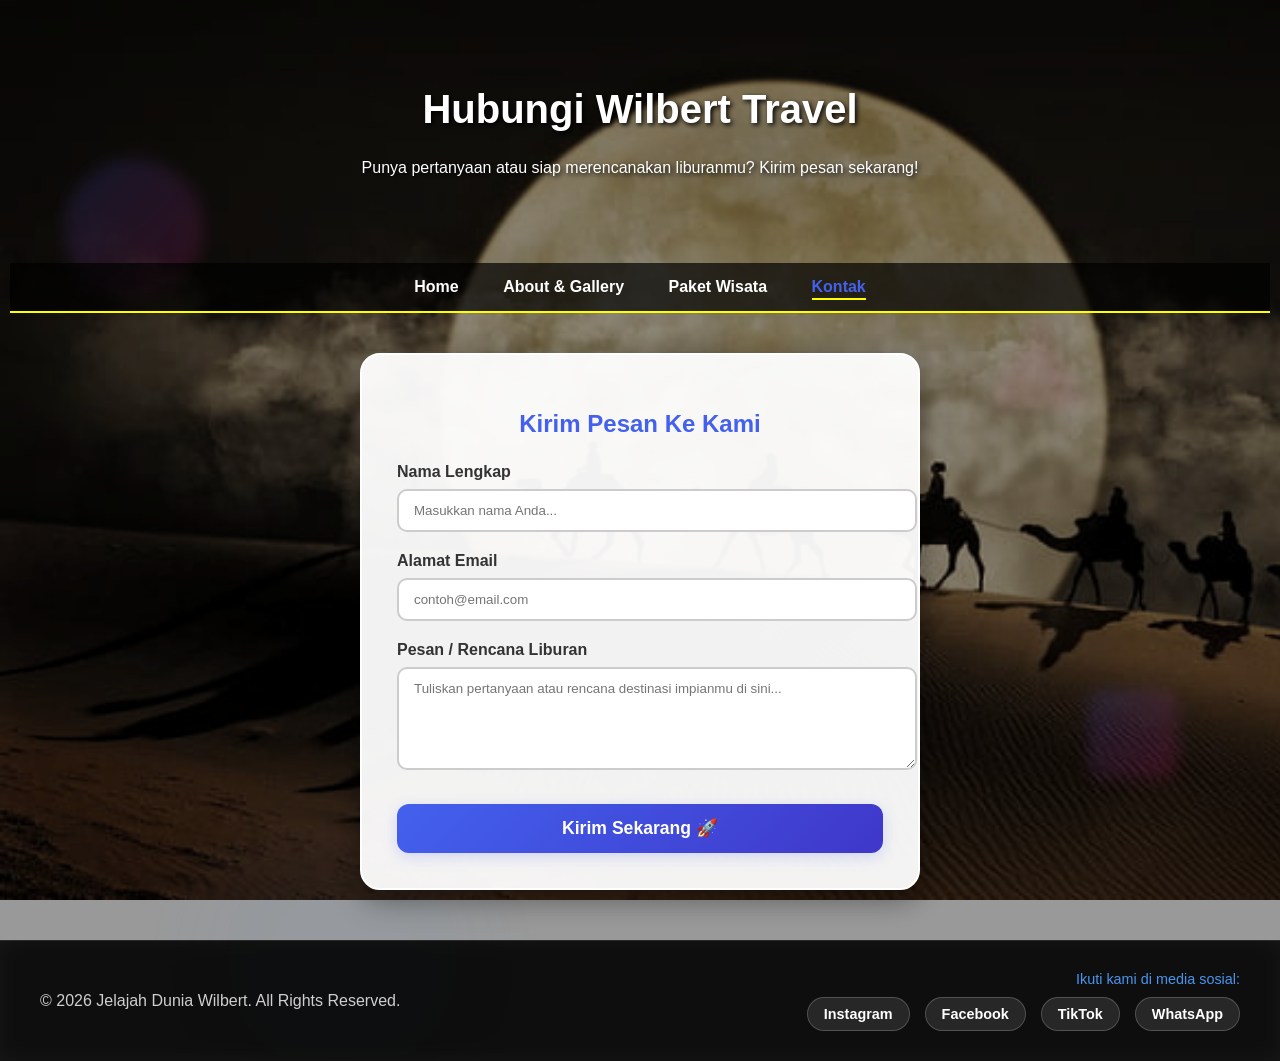
<file: kontak.html>
<!DOCTYPE html>
<html lang="id">
<head>
    <meta charset="UTF-8">
    <meta name="viewport" content="width=device-width, initial-scale=1.0">
    <title>Hubungi Kami - Wilbert Travel</title>
    <link rel="stylesheet" href="css/style 1.css">
    <link rel="icon" href="img/854878.jpg">
</head>
<body class="bg-kontak">

    <div class="bg-ornaments" aria-hidden="true">
    <div class="ornament circle-1"></div>
    <div class="ornament square-1"></div>
    <div class="ornament circle-2"></div>
    <div class="ornament triangle-1"></div>
</div>

    <header>
        <h1>Hubungi Wilbert Travel</h1>
        <p>Punya pertanyaan atau siap merencanakan liburanmu? Kirim pesan sekarang!</p>
    </header>

    <nav>
        <a href="index.html">Home</a> 
        <a href="about.html">About & Gallery</a> 
        <a href="paket.html">Paket Wisata</a>
        <a href="kontak.html" class="active">Kontak</a>
    </nav>

    <main class="contact-container">
        <section class="contact-card">
            <h2>Kirim Pesan Ke Kami</h2>
            <form id="formKontak" action="#" method="POST" class="contact-form">
                <div class="form-group">
                    <label for="nama">Nama Lengkap</label>
                    <input type="text" id="nama" placeholder="Masukkan nama Anda..." required>
                    <div id="errorNama" style="color: #f72585; font-size: 0.9rem; margin-top: 5px;"></div>
                </div>

                <div class="form-group">
                    <label for="email">Alamat Email</label>
                    <input type="text" id="email" placeholder="contoh@email.com" required>
                    <div id="errorEmail" style="color: #f72585; font-size: 0.9rem; margin-top: 5px;"></div>
                </div>

                <div class="form-group">
                    <label for="pesan">Pesan / Rencana Liburan</label>
                    <textarea id="pesan" rows="5" placeholder="Tuliskan pertanyaan atau rencana destinasi impianmu di sini..." required></textarea>
                    <div id="errorPesan" style="color: #f72585; font-size: 0.9rem; margin-top: 5px;"></div>
                </div>

                <button type="submit" class="buy-btn form-submit">Kirim Sekarang 🚀</button>
            </form>
            
            <div id="pesanSukses" style="color: #4361ee; font-weight: bold; margin-top: 20px; text-align: center; display: none;">
                Pesan berhasil dikirim! Kami akan segera menghubungi Anda.
            </div>
        </section>
    </main>

    <button id="scrollToTop" class="scroll-btn">↑</button>

    <footer class="main-footer">
        <div class="footer-content">
            <div class="footer-left">
                <p>© 2026 Jelajah Dunia Wilbert. All Rights Reserved.</p>
            </div>
            
            <div class="footer-right">
                <span>Ikuti kami di media sosial:</span>
                <div class="social-links">
                    <a href="https://instagram.com" target="_blank" class="social-item">Instagram</a>
                    <a href="https://facebook.com" target="_blank" class="social-item">Facebook</a>
                    <a href="https://tiktok.com" target="_blank" class="social-item">TikTok</a>
                    <a href="https://wa.me/628123456789" target="_blank" class="social-item">WhatsApp</a>
                </div>
            </div>
        </div>
    </footer>

    <script>
        document.addEventListener("DOMContentLoaded", () => {
            // Animasi transisi halaman & scroll button
            const links = document.querySelectorAll("nav a");
            const currentUrl = window.location.pathname.split('/').pop();

            links.forEach(link => {
                const linkPage = link.getAttribute("href");
                if (currentUrl === linkPage || (currentUrl === "" && linkPage === "index.html")) {
                    link.classList.add("active");
                } else {
                    link.classList.remove("active");
                }

                link.addEventListener("click", function (e) {
                    if (this.getAttribute("href") && !this.getAttribute("href").startsWith("#")) {
                        e.preventDefault();
                        const targetUrl = this.href;
                        document.body.classList.add("fade-out");
                        setTimeout(() => { window.location.href = targetUrl; }, 400);
                    }
                });
            });

            const scrollBtn = document.getElementById("scrollToTop");
            window.addEventListener("scroll", () => {
                if (window.pageYOffset > 300) {
                    scrollBtn.classList.add("show");
                } else {
                    scrollBtn.classList.remove("show");
                }
            });
            scrollBtn.addEventListener("click", () => {
                window.scrollTo({ top: 0, behavior: "smooth" });
            });

            const formKontak = document.getElementById('formKontak');
            const namaInput = document.getElementById('nama');
            const emailInput = document.getElementById('email');
            const pesanInput = document.getElementById('pesan');
            
            const errorNama = document.getElementById('errorNama');
            const errorEmail = document.getElementById('errorEmail');
            const errorPesan = document.getElementById('errorPesan');
            const pesanSukses = document.getElementById('pesanSukses');

            formKontak.addEventListener('submit', function(event) {
                event.preventDefault(); 

                errorNama.textContent = '';
                errorEmail.textContent = '';
                errorPesan.textContent = '';
                pesanSukses.style.display = 'none';

                let isValid = true;
                const nama = namaInput.value.trim();
                const email = emailInput.value.trim();
                const pesan = pesanInput.value.trim();

                if (nama.length < 4) {
                    errorNama.textContent = 'Nama harus diisi minimal 4 karakter.';
                    isValid = false;
                }

                const emailRegex = /^[^\s@]+@[^\s@]+\.[^\s@]+$/;
                if (!emailRegex.test(email)) {
                    errorEmail.textContent = 'Format email tidak valid (contoh: nama@email.com).';
                    isValid = false;
                }

                if (pesan === '') {
                    errorPesan.textContent = 'Pesan tidak boleh kosong.';
                    isValid = false;
                }

                if (isValid) {
                    pesanSukses.style.display = 'block';
                    formKontak.reset(); 
                }
            });
        });
    </script>
</body>
</html>
</file>
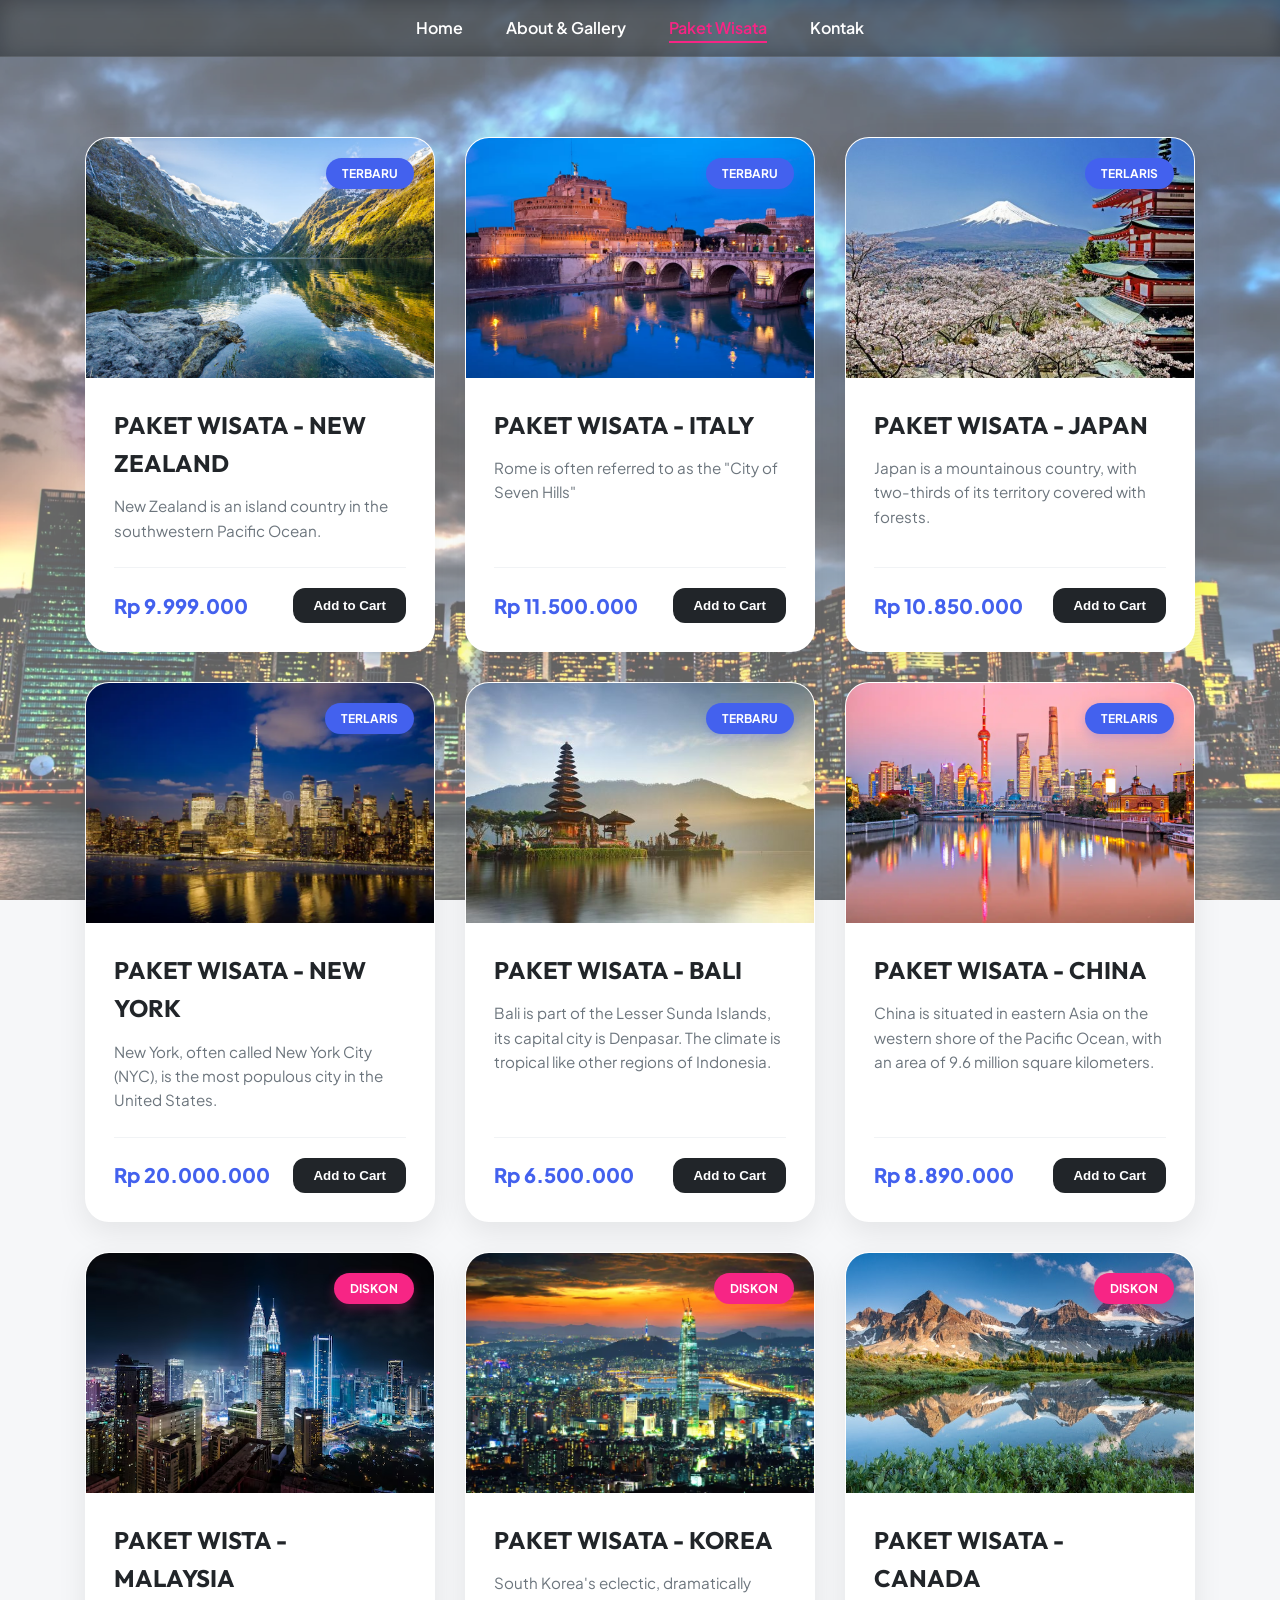
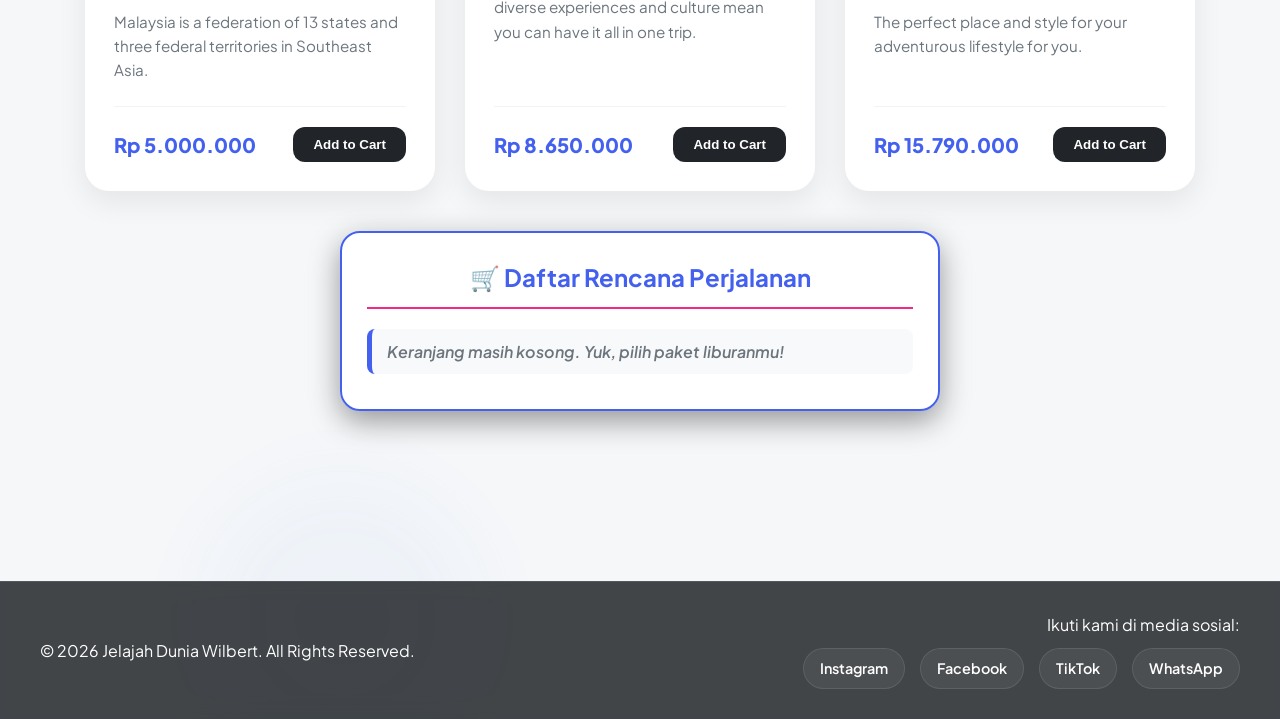
<file: paket.html>
<!DOCTYPE html>
<html lang="en">

<head>
    <meta charset="UTF-8">
    <meta name="viewport" content="width=device-width, initial-scale=1.0">
    <title>Premium Product Showcase - Wilbert Travel</title>
    <link rel="stylesheet" href="css/styles.css">
    <link href="https://fonts.googleapis.com/css2?family=Outfit:wght@300;400;600;800&family=Plus+Jakarta+Sans:wght@300;400;500;600;700&display=swap" rel="stylesheet">
    <style>
        /* CSS tambahan untuk tampilan keranjang belanja dan tombol hapus */
        .cart-container {
            background: rgba(255, 255, 255, 0.95);
            max-width: 600px;
            margin: 40px auto;
            padding: 25px;
            border-radius: 20px;
            box-shadow: 0 10px 30px rgba(0,0,0,0.4);
            color: #212529;
            border: 2px solid #4361ee;
        }
        .cart-container h2 {
            color: #4361ee;
            border-bottom: 2px solid #f72585;
            padding-bottom: 10px;
            margin-bottom: 20px;
            text-align: center;
        }
        #cartList {
            list-style-type: none;
            padding: 0;
        }
        #cartList li {
            background: #f8f9fa;
            padding: 10px 15px;
            margin-bottom: 10px;
            border-radius: 8px;
            display: flex;
            justify-content: space-between;
            align-items: center;
            border-left: 5px solid #4361ee;
            font-weight: 600;
        }
        .empty-cart-msg {
            text-align: center;
            color: #6c757d;
            font-style: italic;
        }
    </style>
</head>

<body>

    <div class="bg-ornaments" aria-hidden="true">
    <div class="ornament circle-1"></div>
    <div class="ornament square-1"></div>
    <div class="ornament circle-2"></div>
    <div class="ornament triangle-1"></div>
</div>

    <nav>
        <a href="index.html">Home</a>
        <a href="about.html">About & Gallery</a>
        <a href="paket.html" class="active">Paket Wisata</a>
        <a href="kontak.html">Kontak</a>
    </nav>

    <div class="page-wrapper">

        <main class="product-grid">
            <div class="product-card">
                <div class="image-box">
                    <img src="img/new zealand.jfif" alt="Product Image">
                    <span class="badge">Terbaru</span>
                </div>
                <div class="content">
                    <h2 class="nama-barang">PAKET WISATA - NEW ZEALAND</h2>
                    <p class="deskripsi-barang">New Zealand is an island country in the southwestern Pacific Ocean.</p>
                    <div class="footer">
                        <span class="harga-barang">Rp 9.999.000</span>
                        <button class="buy-btn">Add to Cart</button>
                    </div>
                </div>
            </div>

            <div class="product-card">
                <div class="image-box">
                    <img src="img/italy.jfif" alt="Product Image">
                    <span class="badge">Terbaru</span>
                </div>
                <div class="content">
                    <h2 class="nama-barang">PAKET WISATA - ITALY</h2>
                    <p class="deskripsi-barang">Rome is often referred to as the "City of Seven Hills"</p>
                    <div class="footer">
                        <span class="harga-barang">Rp 11.500.000</span>
                        <button class="buy-btn">Add to Cart</button>
                    </div>
                </div>
            </div>

            <div class="product-card">
                <div class="image-box">
                    <img src="img/japan.jfif" alt="Product Image">
                    <span class="badge">Terlaris</span>
                </div>
                <div class="content">
                    <h2 class="nama-barang">PAKET WISATA - JAPAN</h2>
                    <p class="deskripsi-barang">Japan is a mountainous country, with two-thirds of its territory covered with forests.</p>
                    <div class="footer">
                        <span class="harga-barang">Rp 10.850.000</span>
                        <button class="buy-btn">Add to Cart</button>
                    </div>
                </div>
            </div>

            <div class="product-card">
                <div class="image-box">
                    <img src="img/new york.jfif" alt="Product Image">
                    <span class="badge">Terlaris</span>
                </div>
                <div class="content">
                    <h2 class="nama-barang">PAKET WISATA - NEW YORK</h2>
                    <p class="deskripsi-barang">New York, often called New York City (NYC), is the most populous city in the United States.</p>
                    <div class="footer">
                        <span class="harga-barang">Rp 20.000.000</span>
                        <button class="buy-btn">Add to Cart</button>
                    </div>
                </div>
            </div>

            <div class="product-card">
                <div class="image-box">
                    <img src="img/bali.jfif" alt="Product Image">
                    <span class="badge">Terbaru</span>
                </div>
                <div class="content">
                    <h2 class="nama-barang">PAKET WISATA - BALI</h2>
                    <p class="deskripsi-barang">Bali is part of the Lesser Sunda Islands, its capital city is Denpasar. The climate is tropical like other regions of Indonesia.</p>
                    <div class="footer">
                        <span class="harga-barang">Rp 6.500.000</span>
                        <button class="buy-btn">Add to Cart</button>
                    </div>
                </div>
            </div>

            <div class="product-card">
                <div class="image-box">
                    <img src="img/china2.jfif" alt="Product Image">
                    <span class="badge">Terlaris</span>
                </div>
                <div class="content">
                    <h2 class="nama-barang">PAKET WISATA - CHINA</h2>
                    <p class="deskripsi-barang">China is situated in eastern Asia on the western shore of the Pacific Ocean, with an area of 9.6 million square kilometers.</p>
                    <div class="footer">
                        <span class="harga-barang">Rp 8.890.000</span>
                        <button class="buy-btn">Add to Cart</button>
                    </div>
                </div>
            </div>

            <div class="product-card">
                <div class="image-box">
                    <img src="img/malaysia.jfif" alt="Product Image">
                    <span class="badge sale">Diskon</span>
                </div>
                <div class="content">
                    <h2 class="nama-barang">PAKET WISTA - MALAYSIA</h2>
                    <p class="deskripsi-barang">Malaysia is a federation of 13 states and three federal territories in Southeast Asia.</p>
                    <div class="footer">
                        <span class="harga-barang">Rp 5.000.000</span>
                        <button class="buy-btn">Add to Cart</button>
                    </div>
                </div>
            </div>

            <div class="product-card">
                <div class="image-box">
                    <img src="img/korea.jfif" alt="Product Image">
                    <span class="badge sale">Diskon</span>
                </div>
                <div class="content">
                    <h2 class="nama-barang">PAKET WISATA - KOREA</h2>
                    <p class="deskripsi-barang">South Korea's eclectic, dramatically diverse experiences and culture mean you can have it all in one trip.</p>
                    <div class="footer">
                        <span class="harga-barang">Rp 8.650.000</span>
                        <button class="buy-btn">Add to Cart</button>
                    </div>
                </div>
            </div>

            <div class="product-card">
                <div class="image-box">
                    <img src="img/canada.jfif" alt="Product Image">
                    <span class="badge sale">Diskon</span>
                </div>
                <div class="content">
                    <h2 class="nama-barang">PAKET WISATA - CANADA</h2>
                    <p class="deskripsi-barang">The perfect place and style for your adventurous lifestyle for you.</p>
                    <div class="footer">
                        <span class="harga-barang">Rp 15.790.000</span>
                        <button class="buy-btn">Add to Cart</button>
                    </div>
                </div>
            </div>
        </main>

        <aside class="cart-container" id="keranjang">
            <h2>🛒 Daftar Rencana Perjalanan</h2>
            <ul id="cartList">
                <li id="emptyCart" class="empty-cart-msg">Keranjang masih kosong. Yuk, pilih paket liburanmu!</li>
            </ul>
        </aside>

    </div>

    <button id="scrollToTop" class="scroll-btn">↑</button>

    <footer class="main-footer">
        <div class="footer-content">
            <div class="footer-left">
                <p>© 2026 Jelajah Dunia Wilbert. All Rights Reserved.</p>
            </div>
            
            <div class="footer-right">
                <span>Ikuti kami di media sosial:</span>
                <div class="social-links">
                    <a href="#" class="social-item">Instagram</a>
                    <a href="#" class="social-item">Facebook</a>
                    <a href="#" class="social-item">TikTok</a>
                    <a href="#" class="social-item">WhatsApp</a>
                </div>
            </div>
        </div>
    </footer>

    <script>
        document.addEventListener("DOMContentLoaded", () => {
            // Efek Transisi Halaman & Tombol Scroll
            const links = document.querySelectorAll("nav a");
            const currentUrl = window.location.pathname.split('/').pop();

            links.forEach(link => {
                const linkPage = link.getAttribute("href");
                if (currentUrl === linkPage || (currentUrl === "" && linkPage === "index.html")) {
                    link.classList.add("active");
                } else {
                    link.classList.remove("active");
                }

                link.addEventListener("click", function (e) {
                    if (this.getAttribute("href") && !this.getAttribute("href").startsWith("#")) {
                        e.preventDefault();
                        const targetUrl = this.href;
                        document.body.classList.add("fade-out");
                        setTimeout(() => { window.location.href = targetUrl; }, 400);
                    }
                });
            });

            const scrollBtn = document.getElementById("scrollToTop");
            window.addEventListener("scroll", () => {
                if (window.pageYOffset > 300) {
                    scrollBtn.classList.add("show");
                } else {
                    scrollBtn.classList.remove("show");
                }
            });
            scrollBtn.addEventListener("click", () => {
                window.scrollTo({ top: 0, behavior: "smooth" });
            });

            const buyButtons = document.querySelectorAll('.buy-btn');
            const cartList = document.getElementById('cartList');
            const emptyCartMsg = document.getElementById('emptyCart');

            function checkEmptyCart() {
                const totalItems = cartList.querySelectorAll('li:not(#emptyCart)').length;
                if (totalItems === 0) {
                    emptyCartMsg.style.display = 'block';
                } else {
                    emptyCartMsg.style.display = 'none';
                }
            }

            buyButtons.forEach(button => {
                button.addEventListener('click', function() {
                    const productCard = this.closest('.product-card');
                    const namaPaket = productCard.querySelector('.nama-barang').textContent;
                    const hargaPaket = productCard.querySelector('.harga-barang').textContent;

                    emptyCartMsg.style.display = 'none';

                    const newItem = document.createElement('li');
                    
                    const infoText = document.createElement('span');
                    infoText.textContent = namaPaket + " - ";
                    
                    const priceText = document.createElement('span');
                    priceText.textContent = hargaPaket;
                    priceText.style.color = '#f72585';
                    priceText.style.marginRight = '15px';
                    infoText.appendChild(priceText);

                    const deleteBtn = document.createElement('button');
                    deleteBtn.textContent = '❌ Hapus';
                    deleteBtn.style.backgroundColor = '#dc3545';
                    deleteBtn.style.color = 'white';
                    deleteBtn.style.border = 'none';
                    deleteBtn.style.padding = '6px 12px';
                    deleteBtn.style.borderRadius = '8px';
                    deleteBtn.style.cursor = 'pointer';
                    deleteBtn.style.fontSize = '0.85rem';
                    deleteBtn.style.fontWeight = 'bold';
                    deleteBtn.style.transition = '0.2s';

                    deleteBtn.addEventListener('mouseover', () => deleteBtn.style.backgroundColor = '#bd2130');
                    deleteBtn.addEventListener('mouseout', () => deleteBtn.style.backgroundColor = '#dc3545');

                    deleteBtn.addEventListener('click', function() {
                        newItem.remove(); 
                        checkEmptyCart(); 
                    });

                    newItem.appendChild(infoText);
                    newItem.appendChild(deleteBtn);

                    cartList.appendChild(newItem);

                    const teksAsli = this.textContent;
                    this.textContent = "Ditambahkan ✓";
                    this.style.background = "#f72585";
                    setTimeout(() => {
                        this.textContent = teksAsli;
                        this.style.background = "";
                    }, 1200);
                });
            });
        });
    </script>
</body>

</html>
</file>
<file: css/style 1.css>
html {
    scroll-behavior: smooth;
}

body {
    font-family: 'Poppins', sans-serif;
    margin: 0;
    background-size: cover;
    background-attachment: fixed;
    color: white;
}

body::before {
    content: "";
    position: fixed;
    top: 0;
    left: 0;
    width: 100%;
    height: 100%;
    background: rgba(0, 0, 0, 0.4);
    z-index: -1;
}

header {
    text-align: center;
    padding: 60px 20px;
    text-shadow: 2px 2px 5px black;
}

h1 {
    font-size: 40px;
    font-weight: bold;
}

.btn {
    background: yellow;
    color: black;
    padding: 12px 25px;
    border-radius: 25px;
    text-decoration: none;
    font-weight: bold;
    display: inline-block;
    margin-top: 20px;
    border: 2px solid black;
    transition: 0.3s;
}

.btn:hover {
    background: orange;
    transform: scale(1.1);
}

nav {
    background-color: rgba(0, 0, 0, 0.7);
    padding: 15px;
    margin: 10px;
    text-align: center;
    position: sticky;
    top: 0;
    border-bottom: 2px solid yellow;
}

nav a {
    color: white;
    margin: 0 20px;
    text-decoration: none;
    font-weight: bold;
    position: relative;
    transition: color 0.3s ease;
}

nav a:hover, nav a.active {
    color: #4361ee !important;
}

nav a::after {
    content: "";
    position: absolute;
    width: 0%;
    height: 3px; 
    background: #f72585; 
    left: 0;
    bottom: -5px; 
    transition: width 0.3s ease; 
}

nav a:hover::after, nav a.active::after {
    width: 100%;
}

main {
    padding: 30px;
}

h2 {
    text-align: center;
    color: yellow;
    font-weight: bold;
}

article {
    background-color: rgba(255, 255, 255, 0.95);
    color: black;
    padding: 15px;
    margin: 20px auto;
    border-radius: 15px;
    width: 80%;
    border: 2px solid #ccc;
    box-shadow: 0 8px 20px rgba(0, 0, 0, 0.3);
    transition: 0.3s;
}

article:hover {
    transform: translateY(-5px);
}

article img {
    width: 100%;
    height: 200px;
    object-fit: cover;
    border-radius: 10px;
    border: 3px solid #0077b6;
}

section {
    padding: 20px;
    margin: 20px;
    background-color: rgba(0, 0, 0, 0.6);
    border-radius: 15px;
    border: 2px solid white;
}

.media {
    text-align: center;
}

aside {
    background-color: rgba(0, 0, 0, 0.7);
    padding: 20px;
    margin: 20px;
    border-radius: 15px;
    border: 2px solid yellow;
}

footer {
    background-color: rgba(0, 0, 0, 0.8);
    text-align: center;
    padding: 20px;
    margin-top: 20px;
    border-top: 3px solid yellow;
}

.buy-btn {
    background: linear-gradient(135deg, #4361ee 0%, #3f37c9 100%);
    color: white;
    border: none;
    padding: 10px 20px;
    border-radius: 12px; 
    font-weight: 600;
    cursor: pointer;
    transition: all 0.3s ease; 
    box-shadow: 0 4px 15px rgba(67, 97, 238, 0.2);
    display: inline-block;
    margin-top: 10px;
}

.buy-btn:hover {
    background: linear-gradient(135deg, #f72585 0%, #b5179e 100%); 
    transform: translateY(-2px); 
    box-shadow: 0 6px 20px rgba(247, 37, 133, 0.3);
}

.grid-container {
    display: grid;
    grid-template-columns: repeat(auto-fit, minmax(300px, 1fr)); 
    gap: 30px; 
    padding: 20px 0;
    max-width: 1100px;
    margin: 0 auto;
}

article {
    background-color: rgba(255, 255, 255, 0.95);
    color: black;
    padding: 20px;
    margin: 0; 
    border-radius: 15px;
    width: 100%;
    border: 2px solid #ccc;
    box-shadow: 0 8px 20px rgba(0, 0, 0, 0.3);
    transition: 0.3s;
    
    display: flex;
    flex-direction: column;
    justify-content: space-between;
}

.about-wrapper {
    display: grid;
    grid-template-columns: 2fr 1fr; 
    gap: 30px;
    max-width: 1200px;
    margin: 30px auto;
    padding: 0 20px;
}

.about-main {
    padding: 0;
}

.story-section {
    background-color: rgba(255, 255, 255, 0.95);
    color: #212529;
    padding: 25px;
    border-radius: 15px;
    box-shadow: 0 8px 20px rgba(0,0,0,0.2);
    margin-bottom: 30px;
}

.story-section h2, .gallery-section h2 {
    color: #3f37c9;
    text-align: left;
    margin-bottom: 15px;
}

.gallery-grid {
    display: grid;
    grid-template-columns: repeat(auto-fit, minmax(220px, 1fr));
    gap: 20px;
}

.gallery-item {
    position: relative;
    border-radius: 12px;
    overflow: hidden;
    box-shadow: 0 6px 15px rgba(0,0,0,0.3);
}

.gallery-item img {
    width: 100%;
    height: 200px;
    object-fit: cover;
    display: block;
    transition: transform 0.4s ease;
}

.gallery-item:hover img {
    transform: scale(1.1);
}

.gallery-overlay {
    position: absolute;
    top: 0; left: 0; width: 100%; height: 100%;
    background: linear-gradient(to top, rgba(0,0,0,0.8), transparent);
    display: flex;
    align-items: flex-end;
    padding: 15px;
    opacity: 0;
    transition: opacity 0.3s ease;
}

.gallery-item:hover final-response .gallery-overlay {
    opacity: 1;
}

.gallery-overlay span {
    color: white;
    font-weight: bold;
    font-size: 1.1rem;
}

.about-sidebar {
    display: flex;
    flex-direction: column;
    gap: 20px;
}

.sidebar-box {
    background-color: rgba(0, 0, 0, 0.75);
    border: 2px solid #f72585; 
    padding: 20px;
    border-radius: 15px;
    color: white;
}

.sidebar-box h3 {
    color: #f72585;
    margin-bottom: 15px;
    border-bottom: 1px solid rgba(255,255,255,0.2);
    padding-bottom: 5px;
}

.sidebar-box ul {
    padding-left: 20px;
}

.sidebar-box li {
    margin-bottom: 10px;
}

.promo-box {
    background: linear-gradient(135deg, rgba(67, 97, 238, 0.2) 0%, rgba(247, 37, 133, 0.2) 100%);
    border: 2px solid white;
    backdrop-filter: blur(10px);
}

.contact-container {
    max-width: 600px;
    margin: 40px auto;
    padding: 0 20px;
}

.contact-card {
    background-color: rgba(255, 255, 255, 0.95);
    color: #212529;
    padding: 35px;
    border-radius: 20px;
    box-shadow: 0 10px 30px rgba(0,0,0,0.4);
}

.contact-card h2 {
    color: #4361ee;
    margin-bottom: 25px;
}

.form-group {
    margin-bottom: 20px;
}

.form-group label {
    display: block;
    font-weight: 600;
    margin-bottom: 8px;
    color: #333;
}

.form-group input, .form-group textarea {
    width: 100%;
    padding: 12px 15px;
    border: 2px solid #ccc;
    border-radius: 10px;
    font-family: inherit;
    font-size: 1fr;
    transition: all 0.3s ease;
}

.form-group input:focus, .form-group textarea:focus {
    border-color: #4361ee;
    outline: none;
    box-shadow: 0 0 10px rgba(67, 97, 238, 0.2);
}

.form-submit {
    width: 100%;
    padding: 14px;
    font-size: 1.1rem;
}

@media (max-width: 768px) {
    .about-wrapper {
        grid-template-columns: 1fr; 
    }
}

.main-footer {
    background: rgba(0, 0, 0, 0.85); 
    backdrop-filter: blur(10px);
    color: #ffffff;
    padding: 30px 20px;
    margin-top: 50px;
    border-top: 1px solid rgba(255, 255, 255, 0.1);
}

.footer-content {
    max-width: 1200px;
    margin: 0 auto;
    display: flex;
    justify-content: space-between; 
    align-items: center;
    flex-wrap: wrap; 
    gap: 20px;
}

.footer-left p {
    font-size: 1rem;
    opacity: 0.8;
    margin: 0;
}

.footer-right {
    display: flex;
    flex-direction: column;
    align-items: flex-end;
    gap: 10px;
}

.footer-right span {
    font-size: 0.9rem;
    font-weight: 500;
    color: #4895ef; 
}

.social-links {
    display: flex;
    gap: 15px; 
}

.social-item {
    color: #ffffff;
    text-decoration: none;
    font-size: 0.9rem;
    font-weight: 600;
    padding: 8px 16px;
    background: rgba(255, 255, 255, 0.1);
    border-radius: 50px; 
    border: 1px solid rgba(255, 255, 255, 0.2);
    transition: all 0.4s cubic-bezier(0.4, 0, 0.2, 1);
}

.social-item:hover {
    background: linear-gradient(135deg, #f72585 0%, #b5179e 100%); 
    color: #ffffff;
    transform: translateY(-3px); 
    box-shadow: 0 5px 15px rgba(247, 37, 133, 0.5);
}

@media (max-width: 768px) {
    .footer-content {
        flex-direction: column;
        text-align: center;
    }
    .footer-right {
        align-items: center;
    }
    .social-links {
        flex-wrap: wrap;
        justify-content: center;
    }
}

body {
    opacity: 0;
    transform: translateY(10px);
    animation: halamanMasuk 0.5s ease-out forwards;
    transition: opacity 0.4s ease-in-out, transform 0.4s ease-in-out;
}

body.fade-out {
    opacity: 0;
    transform: translateY(-10px);
}

nav a {
    position: relative;
    transition: color 0.3s ease;
}

nav a::after {
    content: '';
    position: absolute;
    width: 0;
    height: 2px;
    bottom: -5px;
    left: 0;
    background-color: yellow; 
    transition: width 0.3s ease;
}

nav a:hover::after, nav a.active::after {
    width: 100%;
}

.btn, .buy-btn, .product-card, .contact-card {
    transition: transform 0.3s cubic-bezier(0.25, 0.8, 0.25, 1), box-shadow 0.3s ease;
}

.btn:hover, .buy-btn:hover {
    transform: scale(1.05);
    box-shadow: 0 5px 15px rgba(255, 255, 0, 0.4);
}

.product-card:hover, .contact-card:hover {
    transform: translateY(-5px);
    box-shadow: 0 10px 20px rgba(0, 0, 0, 0.2);
}

@keyframes halamanMasuk {
    from {
        opacity: 0;
        transform: translateY(10px);
    }
    to {
        opacity: 1;
        transform: translateY(0);
    }
}

.scroll-btn {
    position: fixed;
    bottom: 30px;
    right: 30px;
    width: 45px;
    height: 45px;
    background-color: #f72585; 
    color: white;
    border: none;
    border-radius: 50%;
    font-size: 20px;
    font-weight: bold;
    cursor: pointer;
    box-shadow: 0 4px 10px rgba(0,0,0,0.3);
    opacity: 0; 
    visibility: hidden;
    transition: all 0.3s ease;
    z-index: 99;
}

.scroll-btn.show {
    opacity: 1;
    visibility: visible;
}

.scroll-btn:hover {
    background-color: #4361ee; 
    transform: translateY(-5px);
}

body.bg-home {
    background-image: url("../img/background.jpg"); 
}

body.bg-about {
    background-image: url("../img/snow.avif"); 
}

body.bg-kontak {
    background-image: url("../img/desert.jpg"); 
}

.bg-ornaments {
    position: fixed;
    top: 0;
    left: 0;
    width: 100%;
    height: 100%;
    pointer-events: none; /* Supaya tidak bisa di-klik & tidak mengganggu tombol/teks */
    z-index: 0;          /* Berada di belakang seluruh konten utama */
    overflow: hidden;
}
 
.ornament {
    position: absolute;
    background: linear-gradient(135deg, var(--primary, #4361ee) 0%, var(--accent, #f72585) 100%);
    opacity: 0.15; /* Dibuat sangat transparan agar teks di atasnya tetap mudah dibaca */
    filter: blur(8px); /* Efek sedikit blur agar menyatu lembut dengan background */
}
 
/* Variasi Ukuran, Bentuk, dan Posisi Awal Ornaments */
.ornament.circle-1 {
    width: 140px;
    height: 140px;
    border-radius: 50%;
    top: 15%;
    left: 5%;
    animation: melayang 25s infinite ease-in-out;
}
 
.ornament.square-1 {
    width: 90px;
    height: 90px;
    border-radius: 16px;
    top: 65%;
    right: 8%;
    animation: melayangPutar 30s infinite ease-in-out;
}
 
.ornament.circle-2 {
    width: 300px;
    height: 300px;
    border-radius: 50%;
    bottom: -50px;
    left: 15%;
    background: var(--primary-light, #4895ef);
    opacity: 0.04;
    filter: blur(40px); /* Sulap lingkaran besar menjadi efek awan gradasi (ambient cloud) */
    animation: melayang 40s infinite ease-in-out;
}

header, nav, main, section, aside, footer {
    position: relative;
    z-index: 1;
}
 
.ornament.triangle-1 {
    width: 0;
    height: 0;
    border-left: 50px solid transparent;
    border-right: 50px solid transparent;
    border-bottom: 90px solid var(--accent, #f72585);
    background: transparent; /* Teknik CSS murni untuk membuat bentuk segitiga */
    top: 30%;
    right: 15%;
    opacity: 0.05;
    animation: melayangPutar 20s infinite ease-in-out;
}
 
/* Jalur Animasi Gerakan Melayang Perlahan (Smooth Floating Effect) */
@keyframes melayang {
    0% {
        transform: translateY(0) translateX(0);
    }
    50% {
        transform: translateY(-35px) translateX(25px);
    }
    100% {
        transform: translateY(0) translateX(0);
    }
}
 
@keyframes melayangPutar {
    0% {
        transform: translateY(0) translateX(0) rotate(0deg);
    }
    50% {
        transform: translateY(30px) translateX(-20px) rotate(180deg);
    }
    100% {
        transform: translateY(0) translateX(0) rotate(360deg);
    }
}
</file>
<file: css/styles.css>
:root {
    --primary: #4361ee;
    --primary-light: #4895ef;
    --secondary: #3f37c9;
    --accent: #f72585;
    --dark: #212529;
    --light: #f8f9fa;
    --white: #ffffff;
    --shadow: 0 10px 30px rgba(0, 0, 0, 0.08);
    --shadow-hover: 0 20px 50px rgba(67, 97, 238, 0.15);
    --transition: all 0.4s cubic-bezier(0.4, 0, 0.2, 1);
    --radius: 24px;
}

* {
    margin: 0;
    padding: 0;
    box-sizing: border-box;
}

body {
    font-family: 'Plus Jakarta Sans', sans-serif;
    background-color: #f0f2f5;
    background-image: url("../img/cool.webp");
    background-size: cover;
    background-attachment: fixed;
    background-position: center;
    color: var(--dark);
    line-height: 1.6;
    min-height: 100vh;
    opacity: 0;
    transform: translateY(10px);
    animation: halamanMasuk 0.5s ease-out forwards;
}

body::before {
    content: "";
    position: fixed;
    top: 0;
    left: 0;
    width: 100%;
    height: 100%;
    background: rgba(255, 255, 255, 0.4); 
    z-index: -1;
}

body.fade-out {
    opacity: 0;
    transform: translateY(-10px);
    transition: 0.4s ease-in-out;
}

.page-wrapper {
    max-width: 1200px;
    margin: 0 auto;
    padding: 80px 20px;
}

nav {
    background: rgba(33, 37, 41, 0.6);
    backdrop-filter: blur(10px);
    padding: 15px;
    text-align: center;
    position: sticky;
    top: 0;
    z-index: 1000;
    border-bottom: 1px solid rgba(255,255,255,0.1);
}

nav a {
    color: var(--white);
    margin: 0 20px;
    text-decoration: none;
    font-weight: 600;
    transition: var(--transition);
    position: relative;
}

nav a::after {
    content: "";
    position: absolute;
    width: 0%;
    height: 2px;
    background: var(--accent);
    left: 0;
    bottom: -5px;
    transition: 0.3s;
}

nav a:hover::after, nav a.active::after {
    width: 100%;
}

nav a.active { color: var(--accent); }
nav a:hover { color: var(--primary-light); }

.product-grid {
    display: flex;
    flex-wrap: wrap;
    justify-content: center;
    gap: 30px;
}

.product-card {
    background: var(--white);
    width: 350px;
    border-radius: var(--radius);
    overflow: hidden;
    box-shadow: var(--shadow);
    transition: var(--transition);
    border: 1px solid rgba(255, 255, 255, 0.5);
    position: relative;
    display: flex;
    flex-direction: column;
    opacity: 0;
    transform: translateY(30px);
    animation: cardFade 0.6s ease forwards;
}

.product-card:hover {
    transform: translateY(-12px);
    box-shadow: var(--shadow-hover);
}

.product-card:nth-child(1) { animation-delay: 0.1s; }
.product-card:nth-child(2) { animation-delay: 0.2s; }
.product-card:nth-child(3) { animation-delay: 0.3s; }
.product-card:nth-child(4) { animation-delay: 0.4s; }

.image-box {
    position: relative;
    height: 240px;
    overflow: hidden;
    background: #e9ecef;
}

.image-box img {
    width: 100%;
    height: 100%;
    object-fit: cover;
    transition: var(--transition);
}

.product-card:hover .image-box img { transform: scale(1.1); }

.badge {
    position: absolute;
    top: 20px;
    right: 20px;
    background: var(--primary);
    color: var(--white);
    padding: 6px 16px;
    border-radius: 50px;
    font-size: 0.75rem;
    font-weight: 700;
    text-transform: uppercase;
    box-shadow: 0 4px 12px rgba(67, 97, 238, 0.3);
}

.badge.sale {
    background: var(--accent);
    box-shadow: 0 4px 12px rgba(247, 37, 133, 0.3);
}

.content {
    padding: 28px;
    flex-grow: 1;
    display: flex;
    flex-direction: column;
}

.nama-barang {
    font-family: 'Outfit', sans-serif;
    font-size: 1.5rem;
    font-weight: 700;
    margin-bottom: 12px;
}

.deskripsi-barang {
    color: #6c757d;
    font-size: 0.95rem;
    margin-bottom: 24px;
    flex-grow: 1;
}

.footer {
    display: flex;
    align-items: center;
    justify-content: space-between;
    padding-top: 20px;
    border-top: 1px solid #f1f3f5;
}

.harga-barang {
    color: var(--primary);
    font-size: 1.25rem;
    font-weight: 800;
}

.buy-btn {
    background: var(--dark);
    color: var(--white);
    border: none;
    padding: 10px 20px;
    border-radius: 12px;
    font-weight: 600;
    cursor: pointer;
    transition: var(--transition);
}

.buy-btn:hover {
    background: var(--primary);
    transform: scale(1.05);
    box-shadow: 0 5px 15px rgba(67, 97, 238, 0.3);
}

.main-footer {
    background: rgba(33, 37, 41, 0.85);
    backdrop-filter: blur(10px);
    color: var(--white);
    padding: 30px 20px;
    margin-top: 50px;
    border-top: 1px solid rgba(255, 255, 255, 0.1);
}

.footer-content {
    max-width: 1200px;
    margin: 0 auto;
    display: flex;
    justify-content: space-between;
    align-items: center;
    flex-wrap: wrap;
    gap: 20px;
}

.footer-right {
    display: flex;
    flex-direction: column;
    align-items: flex-end;
    gap: 10px;
}

.social-links { display: flex; gap: 15px; }

.social-item {
    color: var(--white);
    text-decoration: none;
    font-size: 0.9rem;
    font-weight: 600;
    padding: 8px 16px;
    background: rgba(255, 255, 255, 0.05);
    border-radius: 50px;
    border: 1px solid rgba(255, 255, 255, 0.1);
    transition: var(--transition);
}

.social-item:hover {
    background: linear-gradient(135deg, var(--accent) 0%, #b5179e 100%);
    transform: translateY(-3px);
    box-shadow: 0 5px 15px rgba(247, 37, 133, 0.4);
}

@keyframes halamanMasuk {
    from { opacity: 0; transform: translateY(10px); }
    to { opacity: 1; transform: translateY(0); }
}

@keyframes cardFade {
    to { opacity: 1; transform: translateY(0); }
}

@media (max-width: 768px) {
    .product-card { width: 100%; max-width: 400px; }
    .footer-content { flex-direction: column; text-align: center; }
    .footer-right { align-items: center; }
}

.scroll-btn {
    position: fixed;
    bottom: 30px;
    right: 30px;
    width: 45px;
    height: 45px;
    background-color: #f72585; 
    color: white;
    border: none;
    border-radius: 50%;
    font-size: 20px;
    font-weight: bold;
    cursor: pointer;
    box-shadow: 0 4px 10px rgba(0,0,0,0.3);
    opacity: 0; 
    visibility: hidden;
    transition: all 0.3s ease;
    z-index: 99;
}

.scroll-btn.show {
    opacity: 1;
    visibility: visible;
}

.scroll-btn:hover {
    background-color: #4361ee; 
    transform: translateY(-5px);
}

.bg-ornaments {
    position: fixed;
    top: 0;
    left: 0;
    width: 100%;
    height: 100%;
    pointer-events: none; /* Supaya tidak bisa di-klik & tidak mengganggu tombol/teks */
    z-index: 0;          /* Berada di belakang seluruh konten utama */
    overflow: hidden;
}
 
.ornament {
    position: absolute;
    background: linear-gradient(135deg, var(--primary, #4361ee) 0%, var(--accent, #f72585) 100%);
    opacity: 0.15; /* Dibuat sangat transparan agar teks di atasnya tetap mudah dibaca */
    filter: blur(8px); /* Efek sedikit blur agar menyatu lembut dengan background */
}
 
/* Variasi Ukuran, Bentuk, dan Posisi Awal Ornaments */
.ornament.circle-1 {
    width: 140px;
    height: 140px;
    border-radius: 50%;
    top: 15%;
    left: 5%;
    animation: melayang 25s infinite ease-in-out;
}
 
.ornament.square-1 {
    width: 90px;
    height: 90px;
    border-radius: 16px;
    top: 65%;
    right: 8%;
    animation: melayangPutar 30s infinite ease-in-out;
}
 
.ornament.circle-2 {
    width: 300px;
    height: 300px;
    border-radius: 50%;
    bottom: -50px;
    left: 15%;
    background: var(--primary-light, #4895ef);
    opacity: 0.04;
    filter: blur(40px); /* Sulap lingkaran besar menjadi efek awan gradasi (ambient cloud) */
    animation: melayang 40s infinite ease-in-out;
}

header, nav, main, section, aside, footer {
    position: relative;
    z-index: 1;
}
 
.ornament.triangle-1 {
    width: 0;
    height: 0;
    border-left: 50px solid transparent;
    border-right: 50px solid transparent;
    border-bottom: 90px solid var(--accent, #f72585);
    background: transparent; /* Teknik CSS murni untuk membuat bentuk segitiga */
    top: 30%;
    right: 15%;
    opacity: 0.05;
    animation: melayangPutar 20s infinite ease-in-out;
}
 
/* Jalur Animasi Gerakan Melayang Perlahan (Smooth Floating Effect) */
@keyframes melayang {
    0% {
        transform: translateY(0) translateX(0);
    }
    50% {
        transform: translateY(-35px) translateX(25px);
    }
    100% {
        transform: translateY(0) translateX(0);
    }
}
 
@keyframes melayangPutar {
    0% {
        transform: translateY(0) translateX(0) rotate(0deg);
    }
    50% {
        transform: translateY(30px) translateX(-20px) rotate(180deg);
    }
    100% {
        transform: translateY(0) translateX(0) rotate(360deg);
    }
}
</file>
